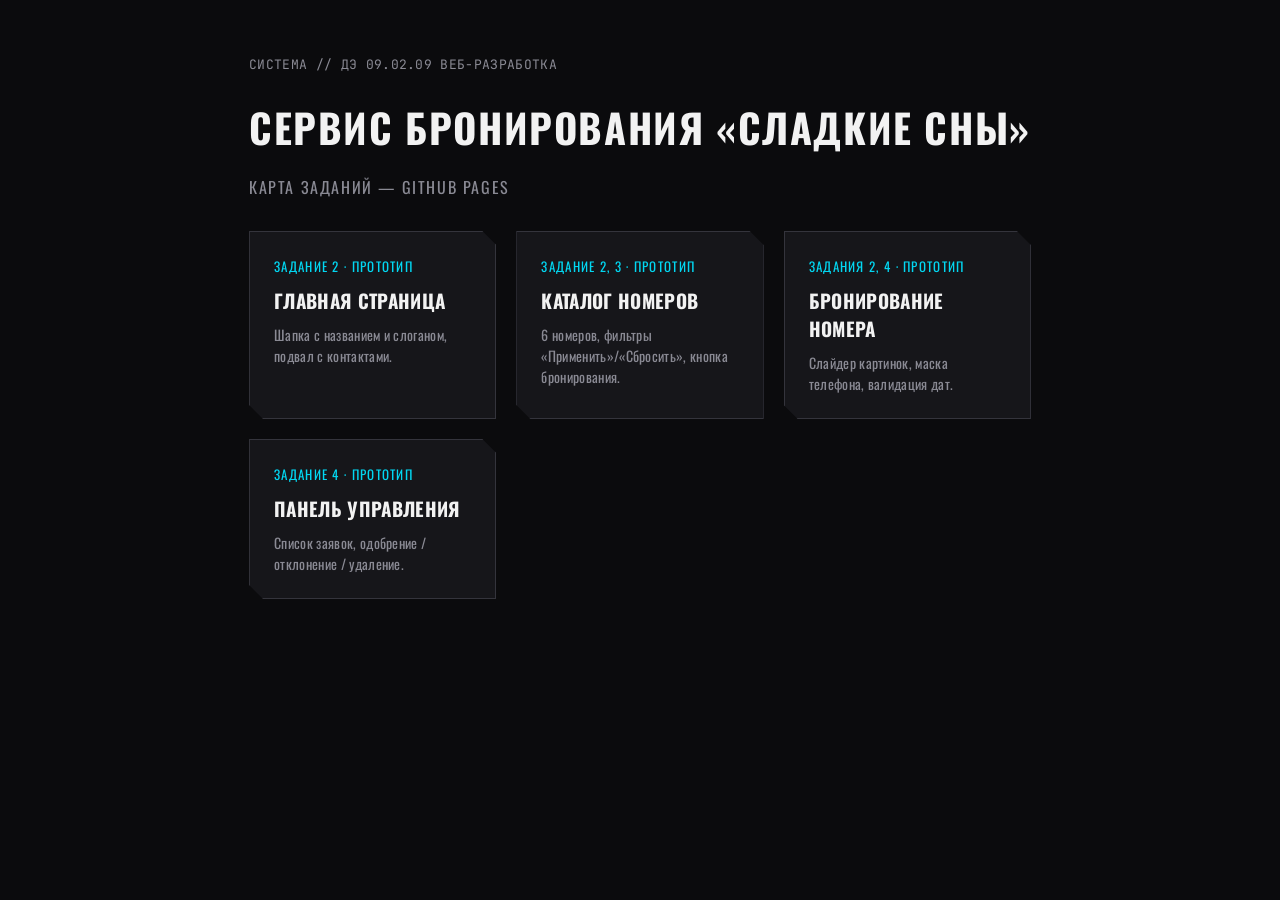
<file: index.html>
<!DOCTYPE html>
<html lang="ru">
<head>
<meta charset="UTF-8">
<meta name="viewport" content="width=device-width, initial-scale=1.0">
<title>ДЭ 09.02.09 — Сервис бронирования «Сладкие сны»</title>
<link rel="stylesheet" href="demo/assets/css/style.css">
<link rel="preconnect" href="https://fonts.googleapis.com">
<link rel="preconnect" href="https://fonts.gstatic.com" crossorigin>
<link href="https://fonts.googleapis.com/css2?family=Oswald:wght@300;400;500;600;700&family=JetBrains+Mono:wght@400;700&display=swap" rel="stylesheet">
<style>
  .lz-wrap { max-width: 980px; margin: 0 auto; padding: 56px 20px 30px; }
  .lz-wrap > h1 { font-size: 40px; }
  .sub { color: var(--muted); font-size: 16px; margin: 18px 0 32px; text-transform: uppercase; letter-spacing: .1em; }
  .cards { display: grid; grid-template-columns: repeat(auto-fit, minmax(230px, 1fr)); gap: 20px; }
  .card {
    background: var(--surface); border: 1px solid var(--border);
    padding: 24px; text-decoration: none; color: var(--text);
    transition: border-color .2s, box-shadow .2s, transform .2s;
    clip-path: polygon(0 0, calc(100% - 14px) 0, 100% 14px, 100% 100%, 14px 100%, 0 calc(100% - 14px));
  }
  .card:hover { border-color: var(--accent); box-shadow: 0 0 18px rgba(252,238,10,.22); transform: translateY(-3px); }
  .card .n { font-size: 13px; color: var(--cyan); text-transform: uppercase; letter-spacing: .1em; }
  .card .t { font-size: 19px; font-weight: 700; margin: 10px 0; color: var(--text); text-transform: uppercase; }
  .card .d { font-size: 14px; color: var(--muted); }
  .code-tag-line { font-family: 'JetBrains Mono', monospace; font-size: 13px; color: var(--muted); margin-bottom: 24px; }
</style>
</head>
<body>
<div class="lz-wrap">
  <div class="code-tag-line">СИСТЕМА // ДЭ 09.02.09 ВЕБ-РАЗРАБОТКА</div>
  <h1 class="glitch" data-text="Сервис бронирования «Сладкие сны»">Сервис бронирования «Сладкие сны»</h1>
  <p class="sub">Карта заданий — GitHub Pages</p>

  <div class="cards">
    <a class="card" href="demo/index.html">
      <div class="n">Задание 2 · Прототип</div>
      <div class="t">Главная страница</div>
      <div class="d">Шапка с названием и слоганом, подвал с контактами.</div>
    </a>
    <a class="card" href="demo/catalog.html">
      <div class="n">Задание 2, 3 · Прототип</div>
      <div class="t">Каталог номеров</div>
      <div class="d">6 номеров, фильтры «Применить»/«Сбросить», кнопка бронирования.</div>
    </a>
    <a class="card" href="demo/booking.html">
      <div class="n">Задания 2, 4 · Прототип</div>
      <div class="t">Бронирование номера</div>
      <div class="d">Слайдер картинок, маска телефона, валидация дат.</div>
    </a>
    <a class="card" href="demo/admin.html">
      <div class="n">Задание 4 · Прототип</div>
      <div class="t">Панель управления</div>
      <div class="d">Список заявок, одобрение / отклонение / удаление.</div>
    </a>
  </div>
</div>
</body>
</html>
</file>
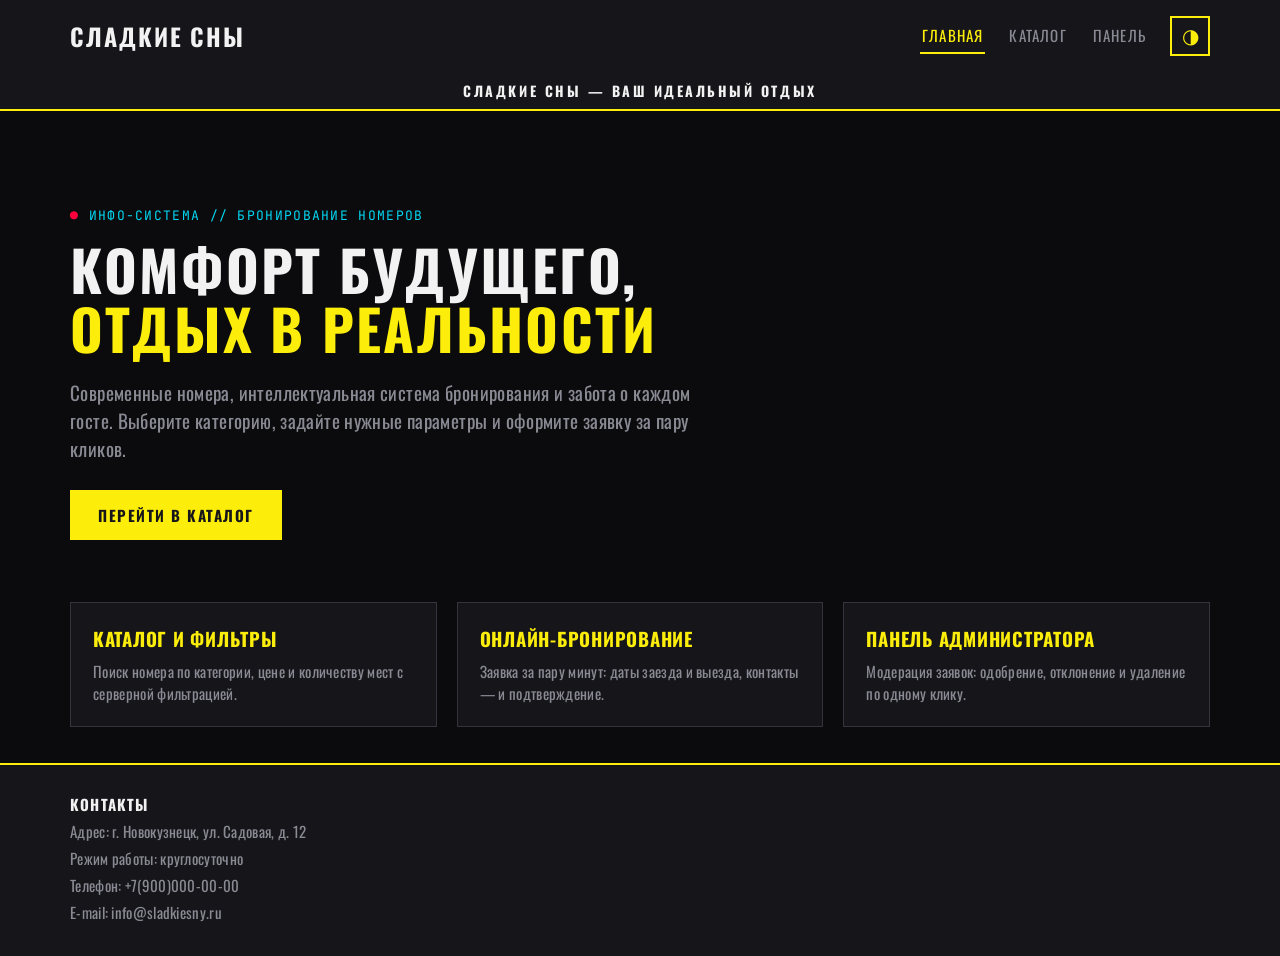
<file: demo/index.html>
<!DOCTYPE html>
<html lang="ru">
<head>
<meta charset="UTF-8">
<meta name="viewport" content="width=device-width, initial-scale=1.0">
<title>Сладкие сны — бронь номера</title>
<link rel="stylesheet" href="assets/css/style.css">
<link rel="preconnect" href="https://fonts.googleapis.com">
<link rel="preconnect" href="https://fonts.gstatic.com" crossorigin>
<link href="https://fonts.googleapis.com/css2?family=Oswald:wght@300;400;500;600;700&family=JetBrains+Mono:wght@400;700&display=swap" rel="stylesheet">
</head>
<body>
<header class="site-header">
  <div class="container header-inner">
    <a href="index.html" class="logo">Сладкие сны</a>
    <nav class="main-nav">
      <a href="index.html" class="active">Главная</a>
      <a href="catalog.html">Каталог</a>
      <a href="admin.html">Панель</a>
      <button type="button" class="theme-toggle" id="themeToggle" title="Сменить тему" aria-label="Сменить тему">
        <span class="icon-moon">&#9681;</span>
        <span class="icon-sun" hidden>&#9728;</span>
      </button>
    </nav>
  </div>
  <div class="slogan">Сладкие сны — ваш идеальный отдых</div>
</header>

<main class="container page">
  <section class="hero">
    <div class="term-meta"><span class="blink">●</span> ИНФО-СИСТЕМА // БРОНИРОВАНИЕ НОМЕРОВ</div>
    <h1 class="glitch" data-text="Комфорт будущего, отдых в реальности">
      Комфорт будущего,<br><span class="accent-line">отдых в реальности</span>
    </h1>
    <p>Современные номера, интеллектуальная система бронирования и забота о каждом госте.
       Выберите категорию, задайте нужные параметры и оформите заявку за пару кликов.</p>
    <a href="catalog.html" class="btn btn-primary">Перейти в каталог</a>
  </section>

  <section class="feature-grid">
    <div class="feature-card">
      <h3>Каталог и фильтры</h3>
      <p>Поиск номера по категории, цене и количеству мест с серверной фильтрацией.</p>
    </div>
    <div class="feature-card">
      <h3>Онлайн-бронирование</h3>
      <p>Заявка за пару минут: даты заезда и выезда, контакты — и подтверждение.</p>
    </div>
    <div class="feature-card">
      <h3>Панель администратора</h3>
      <p>Модерация заявок: одобрение, отклонение и удаление по одному клику.</p>
    </div>
  </section>
</main>

<footer class="site-footer">
  <div class="container footer-inner">
    <div class="contacts">
      <p><strong>Контакты</strong></p>
      <p>Адрес: г. Новокузнецк, ул. Садовая, д. 12</p>
      <p>Режим работы: круглосуточно</p>
      <p>Телефон: +7(900)000-00-00</p>
      <p>E-mail: info@sladkiesny.ru</p>
    </div>
  </div>
</footer>
<script src="assets/js/theme.js"></script>
</body>
</html>
</file>
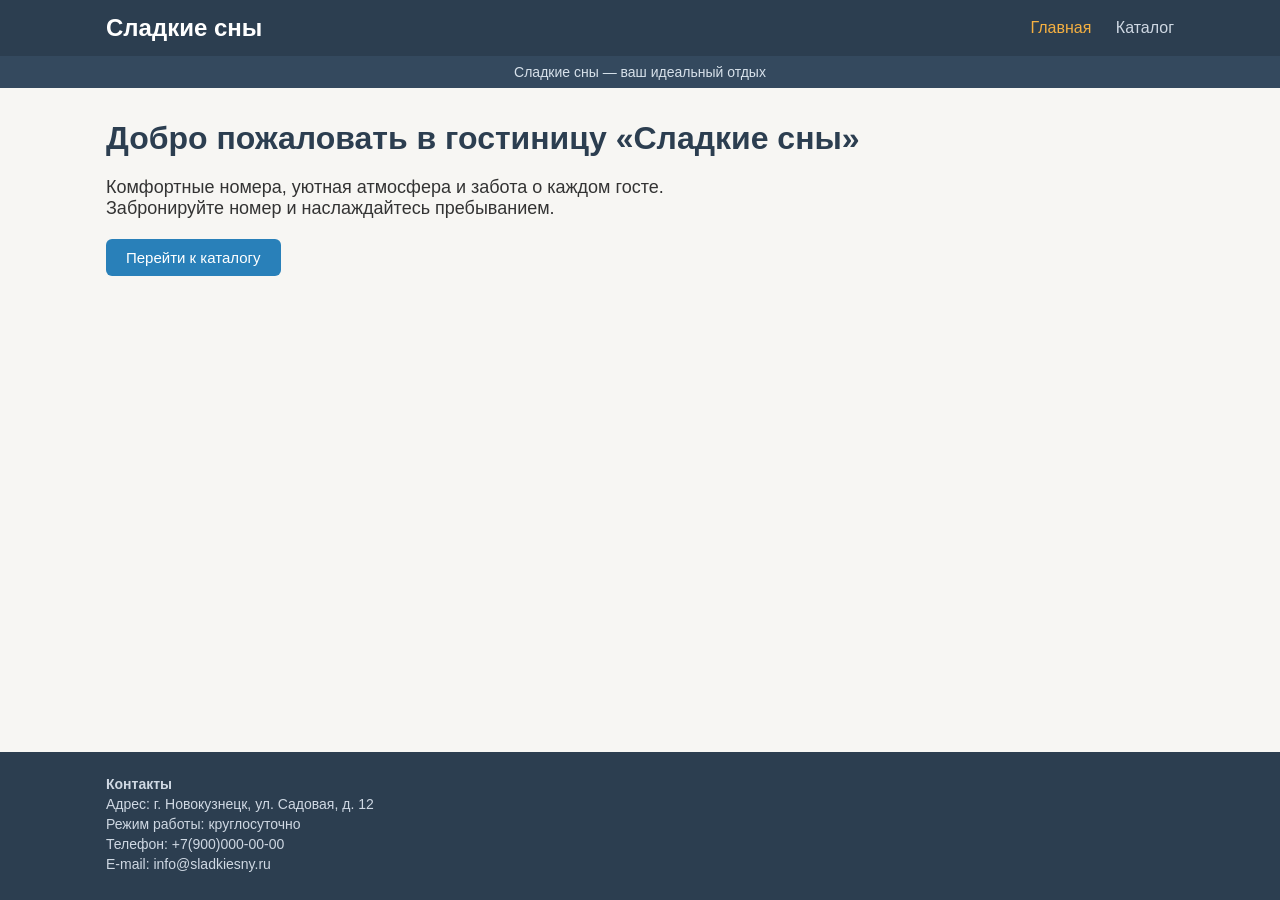
<file: task2_prototypes/index.html>
<!DOCTYPE html>
<html lang="ru">
<head>
<meta charset="UTF-8">
<meta name="viewport" content="width=device-width, initial-scale=1.0">
<title>Сладкие сны — гостиница</title>
<link rel="stylesheet" href="css/style.css">
</head>
<body>
<header class="site-header">
  <div class="container header-inner">
    <a href="index.html" class="logo">Сладкие сны</a>
    <nav class="main-nav">
      <a href="index.html" class="active">Главная</a>
      <a href="catalog.html">Каталог</a>
    </nav>
  </div>
  <div class="slogan">Сладкие сны — ваш идеальный отдых</div>
</header>

<main class="container page">
  <section class="hero">
    <h1>Добро пожаловать в гостиницу «Сладкие сны»</h1>
    <p>Комфортные номера, уютная атмосфера и забота о каждом госте. Забронируйте номер и наслаждайтесь пребыванием.</p>
    <a href="catalog.html" class="btn btn-primary">Перейти к каталогу</a>
  </section>
</main>

<footer class="site-footer">
  <div class="container footer-inner">
    <div class="contacts">
      <p><strong>Контакты</strong></p>
      <p>Адрес: г. Новокузнецк, ул. Садовая, д. 12</p>
      <p>Режим работы: круглосуточно</p>
      <p>Телефон: +7(900)000-00-00</p>
      <p>E-mail: info@sladkiesny.ru</p>
    </div>
  </div>
</footer>
</body>
</html>
</file>
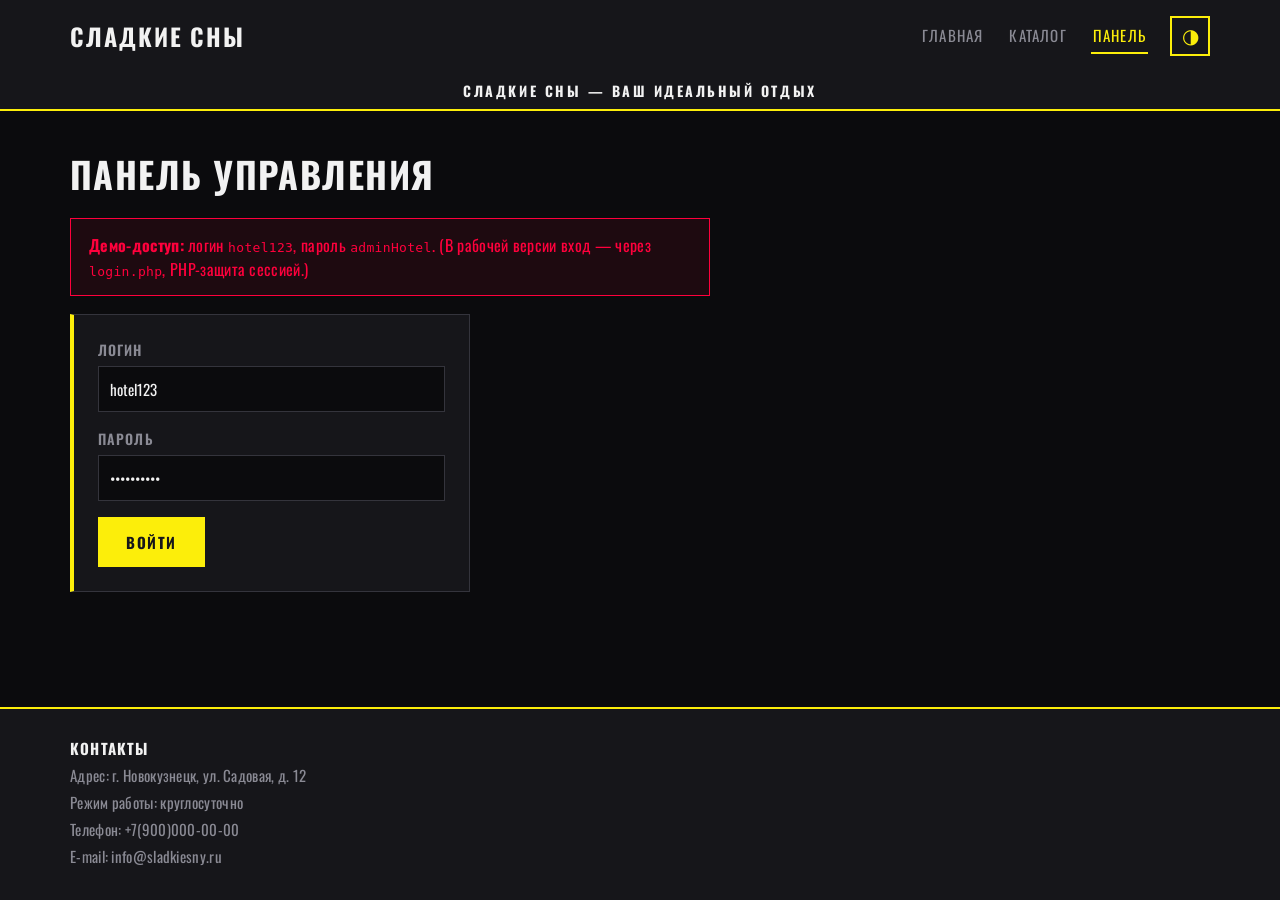
<file: demo/admin.html>
<!DOCTYPE html>
<html lang="ru">
<head>
<meta charset="UTF-8">
<meta name="viewport" content="width=device-width, initial-scale=1.0">
<title>Сладкие сны — Панель управления</title>
<link rel="stylesheet" href="assets/css/style.css">
<link rel="preconnect" href="https://fonts.googleapis.com">
<link rel="preconnect" href="https://fonts.gstatic.com" crossorigin>
<link href="https://fonts.googleapis.com/css2?family=Oswald:wght@300;400;500;600;700&family=JetBrains+Mono:wght@400;700&display=swap" rel="stylesheet">
<style>
  .auth-gate { text-align: center; margin: 30px 0; }
  .auth-gate .btn { margin-top: 20px; }
</style>
</head>
<body>
<header class="site-header">
  <div class="container header-inner">
    <a href="index.html" class="logo">Сладкие сны</a>
    <nav class="main-nav">
      <a href="index.html">Главная</a>
      <a href="catalog.html">Каталог</a>
      <a href="admin.html" class="active">Панель</a>
      <button type="button" class="theme-toggle" id="themeToggle" title="Сменить тему" aria-label="Сменить тему">
        <span class="icon-moon">&#9681;</span>
        <span class="icon-sun" hidden>&#9728;</span>
      </button>
    </nav>
  </div>
  <div class="slogan">Сладкие сны — ваш идеальный отдых</div>
</header>

<main class="container page">
  <h1>Панель управления</h1>
  <div class="alert" id="loginHint" style="max-width:640px;">
    <b>Демо-доступ:</b> логин <code>hotel123</code>, пароль <code>adminHotel</code>.
    (В рабочей версии вход — через <code>login.php</code>, PHP-защита сессией.)
  </div>

  <div id="loginGate">
    <form class="auth-form" id="loginForm" style="max-width:400px;margin-top:16px;">
      <div class="form-field">
        <label for="admLogin">Логин</label>
        <input type="text" id="admLogin" value="hotel123">
      </div>
      <div class="form-field">
        <label for="admPass">Пароль</label>
        <input type="password" id="admPass" value="adminHotel">
      </div>
      <button type="submit" class="btn btn-primary">Войти</button>
    </form>
  </div>

  <div id="adminPanel" hidden>
    <div class="admin-actions">
      <button class="btn btn-danger" id="logoutBtn">Выход</button>
    </div>
    <table class="admin-table" id="adminTable">
      <thead>
        <tr>
          <th>ID</th><th>Номер</th><th>Гость</th>
          <th>Телефон / E-mail</th><th>Период</th><th>Статус</th><th>Действия</th>
        </tr>
      </thead>
      <tbody id="adminBody"></tbody>
    </table>
  </div>

  <p class="empty-state" id="emptyAdmin" hidden>Заявок на бронирование пока нет.</p>
</main>

<footer class="site-footer">
  <div class="container footer-inner">
    <div class="contacts">
      <p><strong>Контакты</strong></p>
      <p>Адрес: г. Новокузнецк, ул. Садовая, д. 12</p>
      <p>Режим работы: круглосуточно</p>
      <p>Телефон: +7(900)000-00-00</p>
      <p>E-mail: info@sladkiesny.ru</p>
    </div>
  </div>
</footer>

<script src="assets/js/theme.js"></script>
<script src="assets/js/admin.js"></script>
</body>
</html>
</file>
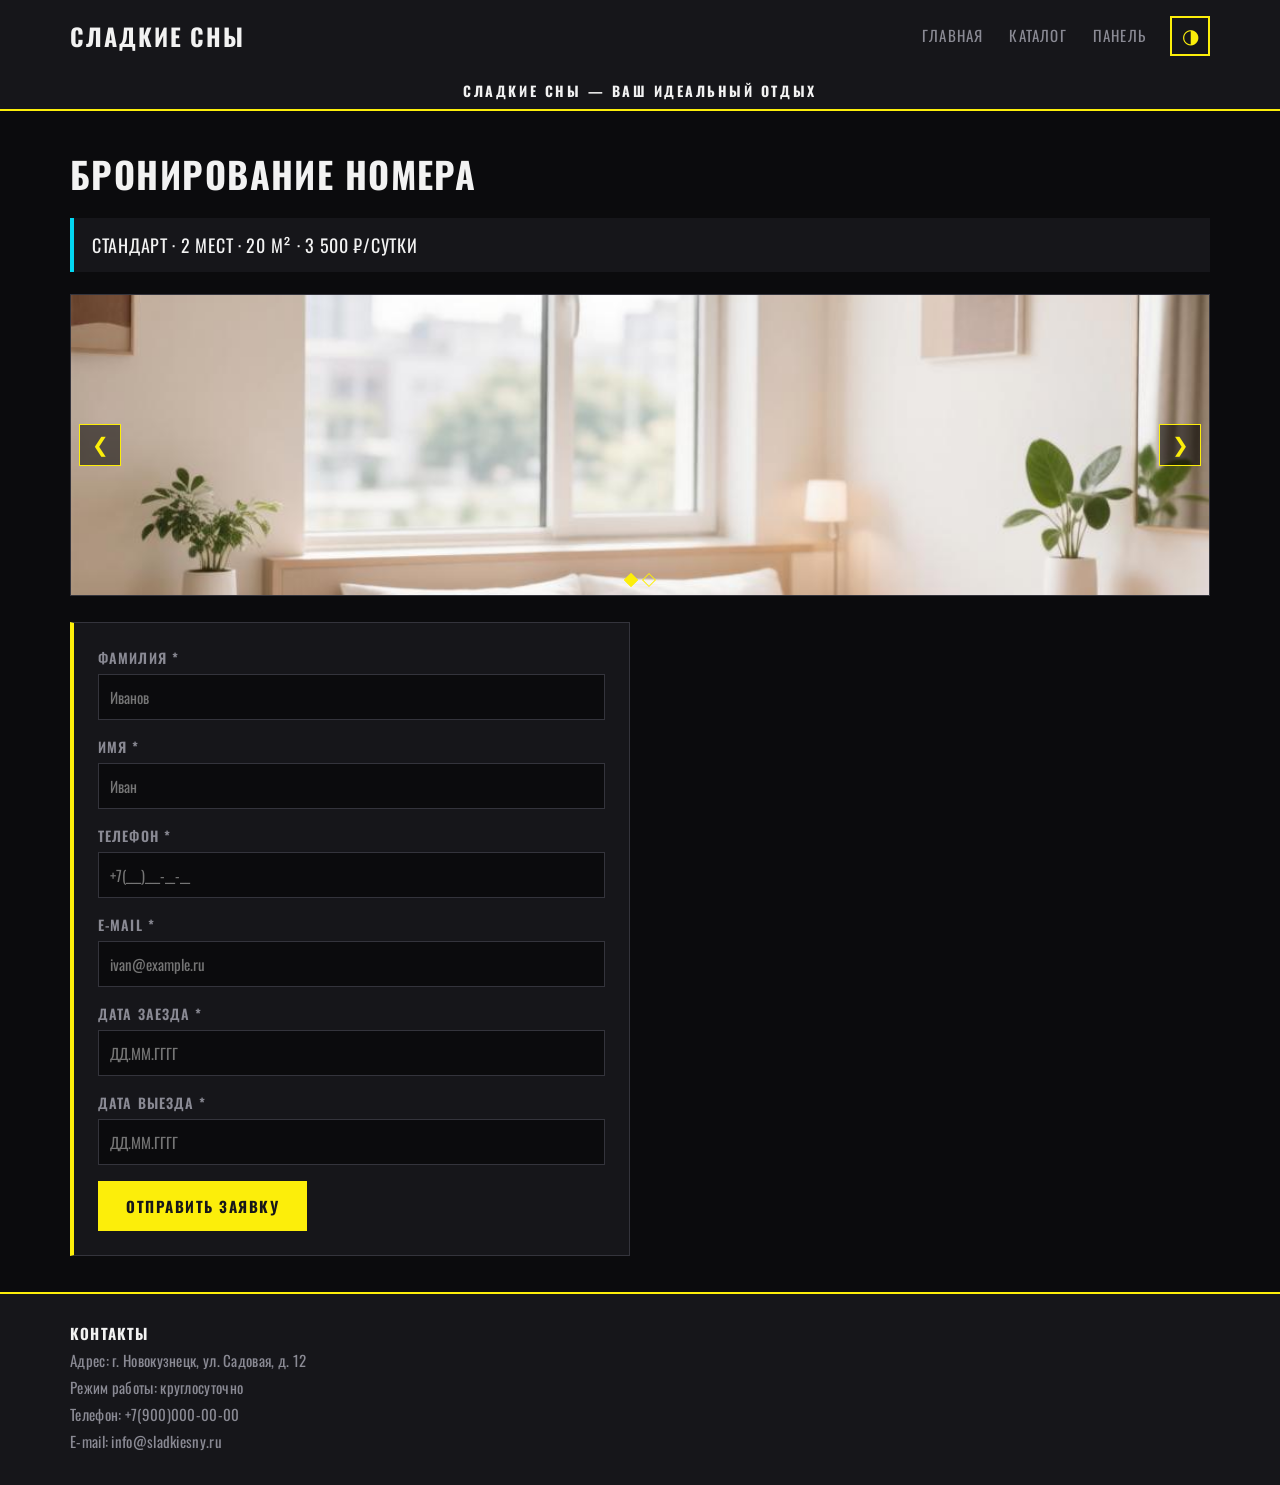
<file: demo/booking.html>
<!DOCTYPE html>
<html lang="ru">
<head>
<meta charset="UTF-8">
<meta name="viewport" content="width=device-width, initial-scale=1.0">
<title>Сладкие сны — Бронирование номера</title>
<link rel="stylesheet" href="assets/css/style.css">
<link rel="preconnect" href="https://fonts.googleapis.com">
<link rel="preconnect" href="https://fonts.gstatic.com" crossorigin>
<link href="https://fonts.googleapis.com/css2?family=Oswald:wght@300;400;500;600;700&family=JetBrains+Mono:wght@400;700&display=swap" rel="stylesheet">
</head>
<body>
<header class="site-header">
  <div class="container header-inner">
    <a href="index.html" class="logo">Сладкие сны</a>
    <nav class="main-nav">
      <a href="index.html">Главная</a>
      <a href="catalog.html">Каталог</a>
      <a href="admin.html">Панель</a>
      <button type="button" class="theme-toggle" id="themeToggle" title="Сменить тему" aria-label="Сменить тему">
        <span class="icon-moon">&#9681;</span>
        <span class="icon-sun" hidden>&#9728;</span>
      </button>
    </nav>
  </div>
  <div class="slogan">Сладкие сны — ваш идеальный отдых</div>
</header>

<main class="container page">
  <h1>Бронирование номера</h1>

  <p class="room-summary" id="roomSummary">Номер</p>

  <!-- Слайдер изображений номера -->
  <div class="gallery" id="gallery">
    <div class="gallery-clip" id="galleryClip"></div>
    <button class="gallery-btn gallery-prev" type="button" id="galPrev" aria-label="Назад">&#10094;</button>
    <button class="gallery-btn gallery-next" type="button" id="galNext" aria-label="Вперёд">&#10095;</button>
    <div class="gallery-dots" id="galDots"></div>
  </div>

  <form class="booking-form" id="bookingForm" novalidate>
    <div class="form-field">
      <label for="lastname">Фамилия *</label>
      <input type="text" id="lastname" name="lastname" placeholder="Иванов">
    </div>

    <div class="form-field">
      <label for="firstname">Имя *</label>
      <input type="text" id="firstname" name="firstname" placeholder="Иван">
    </div>

    <div class="form-field">
      <label for="phone">Телефон *</label>
      <input type="tel" id="phone" name="phone" placeholder="+7(___)___-__-__">
    </div>

    <div class="form-field">
      <label for="email">E-mail *</label>
      <input type="email" id="email" name="email" placeholder="ivan@example.ru">
    </div>

    <div class="form-field">
      <label for="dateIn">Дата заезда *</label>
      <input type="text" id="dateIn" name="date_in" placeholder="ДД.ММ.ГГГГ" autocomplete="off">
    </div>

    <div class="form-field">
      <label for="dateOut">Дата выезда *</label>
      <input type="text" id="dateOut" name="date_out" placeholder="ДД.ММ.ГГГГ" autocomplete="off">
    </div>

    <button type="submit" class="btn btn-primary">Отправить заявку</button>
  </form>

  <p class="success-message" id="success" hidden>Заявка успешно отправлена! Администратор свяжется с вами для подтверждения.</p>
</main>

<footer class="site-footer">
  <div class="container footer-inner">
    <div class="contacts">
      <p><strong>Контакты</strong></p>
      <p>Адрес: г. Новокузнецк, ул. Садовая, д. 12</p>
      <p>Режим работы: круглосуточно</p>
      <p>Телефон: +7(900)000-00-00</p>
<p>E-mail: info@sladkiesny.ru</p>
    </div>
  </div>
</footer>
<script src="assets/js/theme.js"></script>
<script src="assets/js/booking.js"></script>
</body>
</html>
</file>
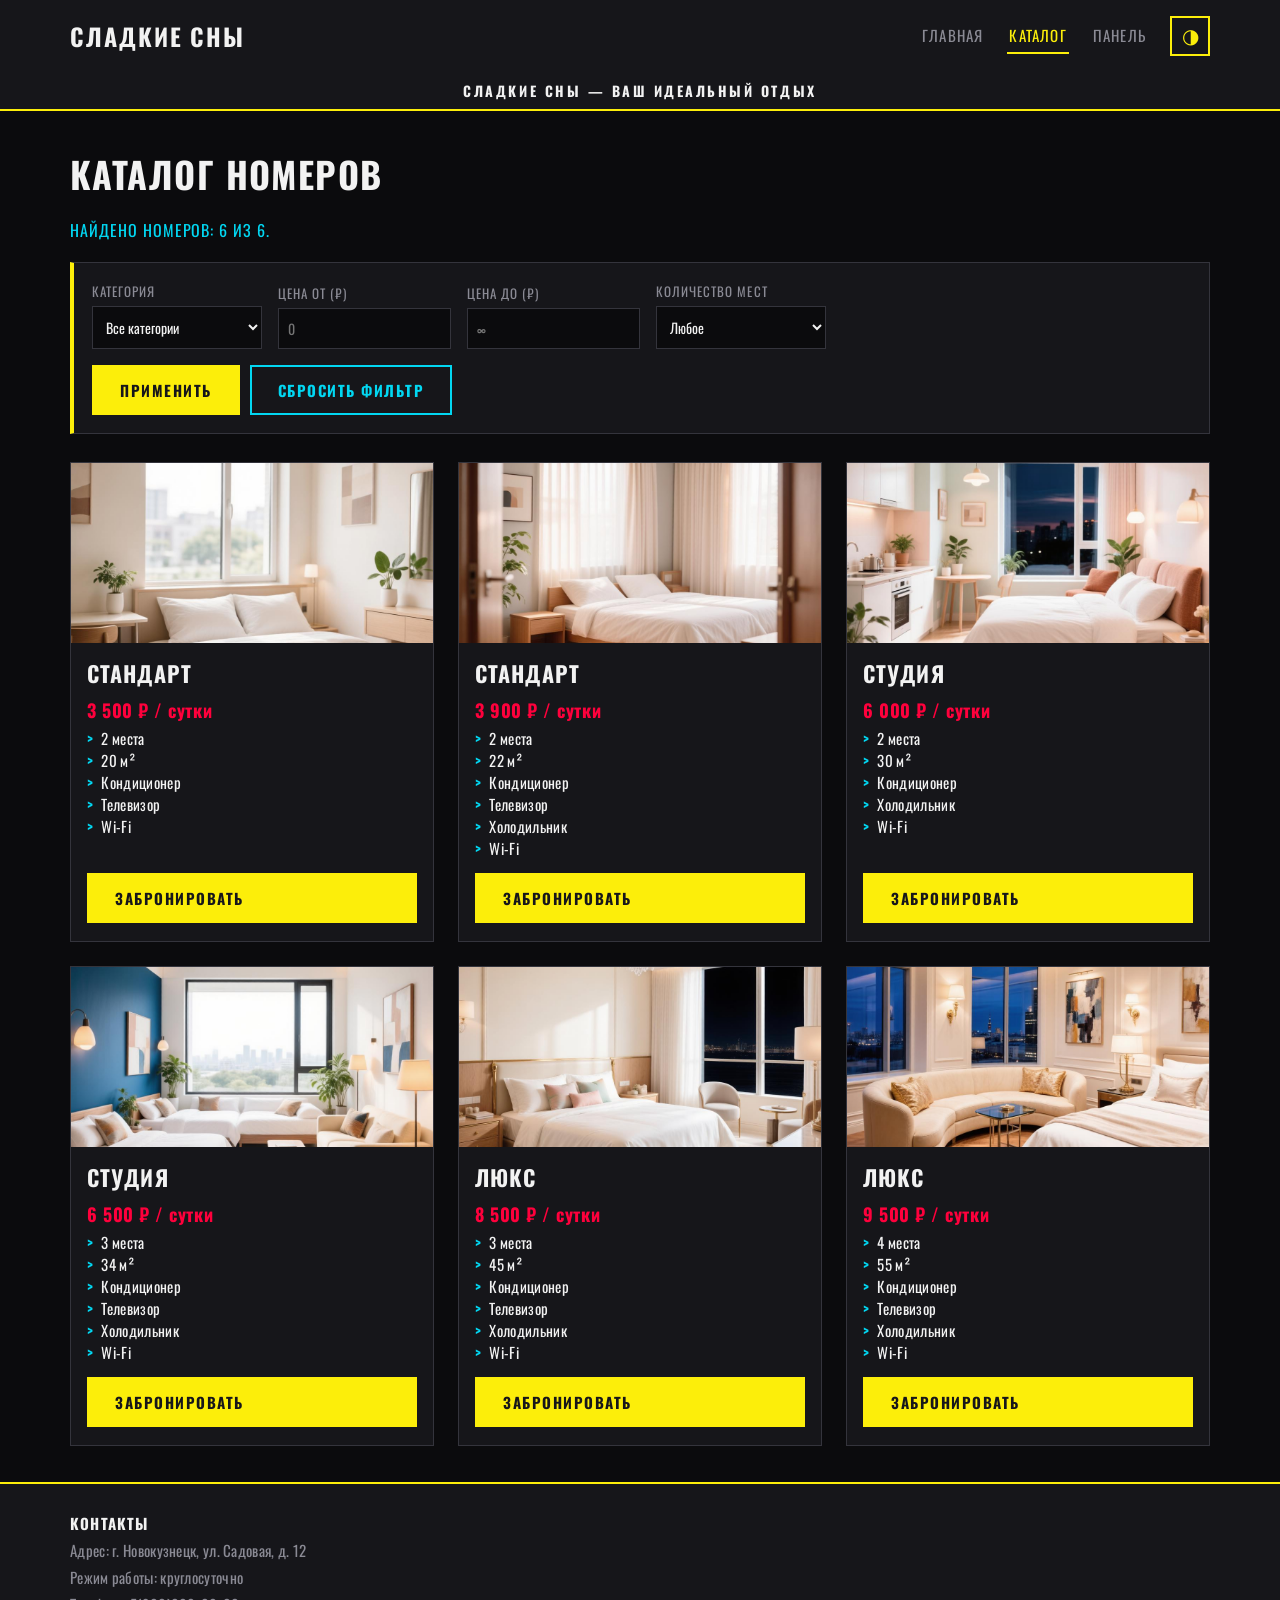
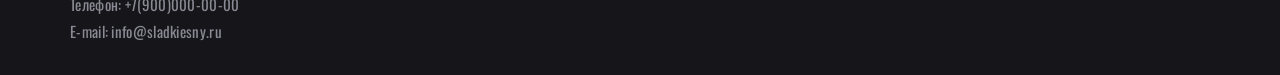
<file: demo/catalog.html>
<!DOCTYPE html>
<html lang="ru">
<head>
<meta charset="UTF-8">
<meta name="viewport" content="width=device-width, initial-scale=1.0">
<title>Сладкие сны — Каталог</title>
<link rel="stylesheet" href="assets/css/style.css">
<link rel="preconnect" href="https://fonts.googleapis.com">
<link rel="preconnect" href="https://fonts.gstatic.com" crossorigin>
<link href="https://fonts.googleapis.com/css2?family=Oswald:wght@300;400;500;600;700&family=JetBrains+Mono:wght@400;700&display=swap" rel="stylesheet">
</head>
<body>
<header class="site-header">
  <div class="container header-inner">
    <a href="index.html" class="logo">Сладкие сны</a>
    <nav class="main-nav">
      <a href="index.html">Главная</a>
      <a href="catalog.html" class="active">Каталог</a>
      <a href="admin.html">Панель</a>
      <button type="button" class="theme-toggle" id="themeToggle" title="Сменить тему" aria-label="Сменить тему">
        <span class="icon-moon">&#9681;</span>
        <span class="icon-sun" hidden>&#9728;</span>
      </button>
    </nav>
  </div>
  <div class="slogan">Сладкие сны — ваш идеальный отдых</div>
</header>

<main class="container page">
  <h1>Каталог номеров</h1>
  <p class="result-count">Найдено номеров: <span id="count">6</span> из 6.</p>

  <form class="filter-form" id="filterForm">
    <div class="filter-group">
      <label for="category">Категория</label>
      <select id="category" name="category">
        <option value="">Все категории</option>
        <option value="Стандарт">Стандарт</option>
        <option value="Студия">Студия</option>
        <option value="Люкс">Люкс</option>
      </select>
    </div>

    <div class="filter-group">
      <label for="price_min">Цена от (₽)</label>
      <input type="number" id="price_min" name="price_min" min="0" placeholder="0">
    </div>

    <div class="filter-group">
      <label for="price_max">Цена до (₽)</label>
      <input type="number" id="price_max" name="price_max" min="0" placeholder="∞">
    </div>

    <div class="filter-group">
      <label for="places">Количество мест</label>
      <select id="places" name="places">
        <option value="">Любое</option>
        <option value="2">2 места</option>
        <option value="3">3 места</option>
        <option value="4">4 места</option>
      </select>
    </div>

    <div class="filter-actions">
      <button type="submit" class="btn btn-primary">Применить</button>
      <button type="button" class="btn btn-secondary" id="resetBtn">Сбросить фильтр</button>
    </div>
  </form>

  <div class="room-grid" id="roomGrid"></div>
  <p class="empty-state" id="empty" hidden>По заданным условиям номера не найдены.</p>
</main>

<footer class="site-footer">
  <div class="container footer-inner">
    <div class="contacts">
      <p><strong>Контакты</strong></p>
      <p>Адрес: г. Новокузнецк, ул. Садовая, д. 12</p>
      <p>Режим работы: круглосуточно</p>
      <p>Телефон: +7(900)000-00-00</p>
<p>E-mail: info@sladkiesny.ru</p>
    </div>
  </div>
</footer>
<script src="assets/js/theme.js"></script>
<script src="assets/js/catalog.js"></script>
</body>
</html>
</file>
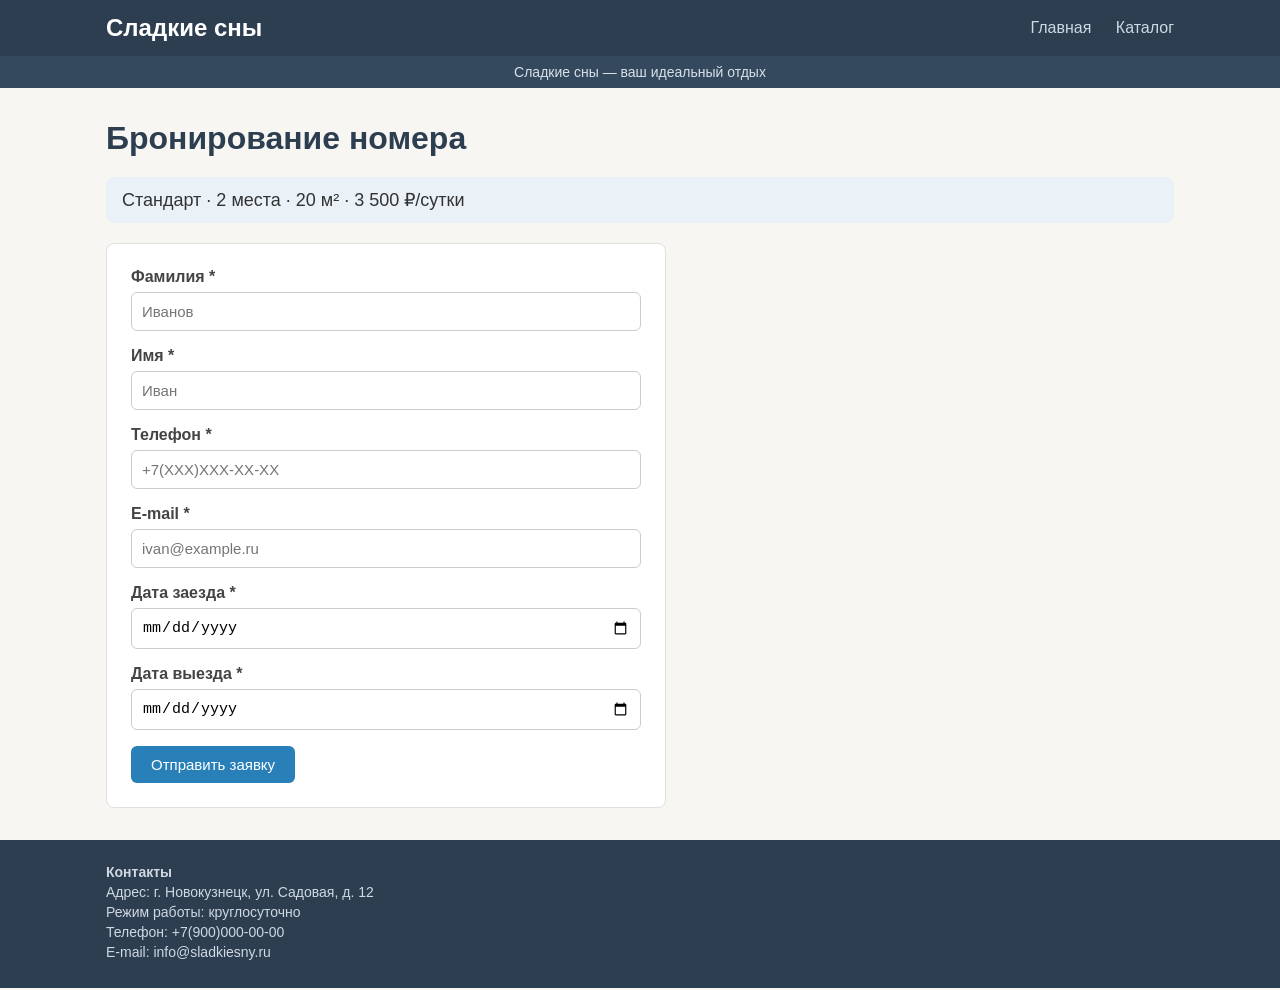
<file: task2_prototypes/booking.html>
<!DOCTYPE html>
<html lang="ru">
<head>
<meta charset="UTF-8">
<meta name="viewport" content="width=device-width, initial-scale=1.0">
<title>Сладкие сны — Бронирование номера</title>
<link rel="stylesheet" href="css/style.css">
</head>
<body>
<header class="site-header">
  <div class="container header-inner">
    <a href="index.html" class="logo">Сладкие сны</a>
    <nav class="main-nav">
      <a href="index.html">Главная</a>
      <a href="catalog.html">Каталог</a>
    </nav>
  </div>
  <div class="slogan">Сладкие сны — ваш идеальный отдых</div>
</header>

<main class="container page">
  <h1>Бронирование номера</h1>

  <p class="room-summary">Стандарт · 2 места · 20 м² · 3 500 ₽/сутки</p>

  <form class="booking-form" method="post" action="booking.html" novalidate>
    <div class="form-field">
      <label for="lastname">Фамилия *</label>
      <input type="text" id="lastname" name="lastname" placeholder="Иванов" required>
    </div>

    <div class="form-field">
      <label for="firstname">Имя *</label>
      <input type="text" id="firstname" name="firstname" placeholder="Иван" required>
    </div>

    <div class="form-field">
      <label for="phone">Телефон *</label>
      <input type="tel" id="phone" name="phone" placeholder="+7(XXX)XXX-XX-XX" required>
    </div>

    <div class="form-field">
      <label for="email">E-mail *</label>
      <input type="email" id="email" name="email" placeholder="ivan@example.ru" required>
    </div>

    <div class="form-field">
      <label for="dateIn">Дата заезда *</label>
      <input type="date" id="dateIn" name="date_in" required>
    </div>

    <div class="form-field">
      <label for="dateOut">Дата выезда *</label>
      <input type="date" id="dateOut" name="date_out" required>
    </div>

    <button type="submit" class="btn btn-primary">Отправить заявку</button>
  </form>

  <p class="success-message" id="success" hidden>Заявка успешно отправлена!</p>
</main>

<footer class="site-footer">
  <div class="container footer-inner">
    <div class="contacts">
      <p><strong>Контакты</strong></p>
      <p>Адрес: г. Новокузнецк, ул. Садовая, д. 12</p>
      <p>Режим работы: круглосуточно</p>
      <p>Телефон: +7(900)000-00-00</p>
      <p>E-mail: info@sladkiesny.ru</p>
    </div>
  </div>
</footer>

<script src="js/validate.js"></script>
</body>
</html>
</file>
<file: demo/assets/css/style.css>
/* ============================================================
   «Сладкие сны» — адаптивный CSS с переключением тем
   theme-neon  (по умолчанию): тёмный киберпанк с эффектами
   theme-light:              светлый чистый, без эффектов
   ============================================================ */

:root {
  --bg: #0b0b0d;
  --surface: #16161a;
  --elevated: #1e1e24;
  --text: #f2f2f2;
  --muted: #8a8a94;
  --accent: #fcee0a;
  --cyan: #02d7f2;
  --crimson: #ff003c;
  --success: #39ff88;
  --border: #34343c;
  --font-ui: 'Oswald', 'Segoe UI', system-ui, sans-serif;
  --font-mono: 'JetBrains Mono', 'Consolas', monospace;
}

html.theme-light {
  --bg: #f5f6f8;
  --surface: #ffffff;
  --elevated: #f0f1f4;
  --text: #1c1e26;
  --muted: #6b7280;
  --accent: #2563eb;
  --cyan: #0891b2;
  --crimson: #dc2626;
  --success: #16a34a;
  --border: #e2e5ea;
}

* {
  margin: 0;
  padding: 0;
  box-sizing: border-box;
}

body {
  font-family: var(--font-ui);
  font-weight: 400;
  color: var(--text);
  background: var(--bg);
  letter-spacing: .02em;
  display: flex;
  flex-direction: column;
  min-height: 100vh;
  transition: background .3s, color .3s;
}

html.theme-neon body {
  background-image:
    radial-gradient(circle at 15% 0%, rgba(2, 215, 242, 0.08), transparent 40%),
    radial-gradient(circle at 85% 100%, rgba(252, 238, 10, 0.06), transparent 45%),
    linear-gradient(rgba(255,255,255,0.015) 1px, transparent 1px),
    linear-gradient(90deg, rgba(255,255,255,0.015) 1px, transparent 1px);
  background-size: auto, auto, 44px 44px, 44px 44px;
}

.container {
  width: 100%;
  max-width: 1180px;
  margin: 0 auto;
  padding: 0 20px;
}

/* ===== Шапка ===== */
.site-header {
  background: var(--surface);
  border-bottom: 2px solid var(--accent);
  position: sticky;
  top: 0;
  z-index: 50;
}

html.theme-neon .site-header {
  background: rgba(11, 11, 13, 0.92);
  backdrop-filter: blur(6px);
}

.header-inner {
  display: flex;
  align-items: center;
  justify-content: space-between;
  gap: 12px;
  padding: 16px 20px;
  flex-wrap: wrap;
}

.logo {
  font-size: 24px;
  font-weight: 700;
  color: var(--text);
  text-decoration: none;
  text-transform: uppercase;
  letter-spacing: .08em;
  position: relative;
}

html.theme-neon .logo::after {
  content: '';
  position: absolute;
  left: 0;
  bottom: -4px;
  width: 100%;
  height: 3px;
  background: var(--accent);
  box-shadow: 0 0 8px var(--accent);
}

.main-nav {
  display: flex;
  align-items: center;
  flex-wrap: wrap;
  gap: 4px;
}

.main-nav a {
  color: var(--muted);
  text-decoration: none;
  margin-left: 18px;
  font-size: 15px;
  text-transform: uppercase;
  letter-spacing: .08em;
  padding: 6px 2px;
  border-bottom: 2px solid transparent;
  transition: color .2s, border-color .2s;
}

.main-nav a:hover {
  color: var(--cyan);
}

.main-nav a.active {
  color: var(--accent);
  border-bottom-color: var(--accent);
}

/* Переключатель темы */
.theme-toggle {
  background: var(--surface);
  color: var(--accent);
  border: 2px solid var(--accent);
  width: 40px;
  height: 40px;
  margin-left: 18px;
  font-size: 20px;
  line-height: 1;
  cursor: pointer;
  display: inline-flex;
  align-items: center;
  justify-content: center;
  transition: background .2s, color .2s, box-shadow .2s;
}

.theme-toggle:hover {
  background: var(--accent);
  color: var(--bg);
}

html.theme-neon .theme-toggle {
  clip-path: polygon(8px 0, 100% 0, 100% calc(100% - 8px), calc(100% - 8px) 100%, 0 100%, 0 8px);
}

.theme-toggle[hidden] {
  display: none;
}

.slogan {
  text-align: center;
  padding: 8px;
  font-size: 14px;
  font-weight: 700;
  text-transform: uppercase;
  letter-spacing: .18em;
}

html.theme-neon .slogan {
  background: linear-gradient(90deg, var(--accent), #ffd60a);
  color: #0b0b0d;
}

html.theme-light .slogan {
  background: var(--accent);
  color: #fff;
  letter-spacing: .08em;
}

/* ===== Основное ===== */
.page {
  flex: 1;
  width: 100%;
  max-width: 1180px;
  margin: 0 auto;
  padding: 36px 20px;
}

h1, h2, h3 {
  text-transform: uppercase;
  letter-spacing: .04em;
}

h1 {
  font-size: 36px;
  color: var(--text);
  margin-bottom: 18px;
  position: relative;
}

html.theme-neon h1::after {
  content: '';
  display: block;
  width: 90px;
  height: 4px;
  background: linear-gradient(90deg, var(--accent), var(--crimson));
  margin-top: 8px;
}

html.theme-light h1 {
  border-left: 5px solid var(--accent);
  padding-left: 14px;
}

/* ===== Кнопки ===== */
.btn {
  display: inline-block;
  padding: 12px 26px;
  border: 2px solid var(--accent);
  border-radius: 0;
  background: transparent;
  color: var(--accent);
  cursor: pointer;
  text-decoration: none;
  text-transform: uppercase;
  letter-spacing: .1em;
  font-weight: 700;
  font-family: inherit;
  font-size: 15px;
  transition: background .2s, color .2s, box-shadow .2s;
}

.btn:hover {
  background: var(--accent);
  color: var(--bg);
  box-shadow: 0 0 10px var(--accent), 0 0 28px var(--accent);
}

.btn-primary {
  background: var(--accent);
  color: #16161a;
}

html.theme-light .btn-primary {
  color: #fff;
}

.btn-secondary {
  border-color: var(--cyan);
  color: var(--cyan);
}

.btn-secondary:hover {
  background: var(--cyan);
  color: #0b0b0d;
  box-shadow: 0 0 10px var(--cyan), 0 0 26px var(--cyan);
}

.btn-danger {
  border-color: var(--crimson);
  color: var(--crimson);
}

.btn-danger:hover {
  background: var(--crimson);
  color: #fff;
}

.btn-success {
  border-color: var(--success);
  color: var(--success);
}

.btn-success:hover {
  background: var(--success);
  color: #0b0b0d;
}

.btn-sm {
  padding: 6px 14px;
  font-size: 13px;
}

html.theme-neon .btn {
  clip-path: polygon(12px 0, 100% 0, 100% calc(100% - 12px), calc(100% - 12px) 100%, 0 100%, 0 12px);
}

html.theme-light .btn {
  border-radius: 8px;
}

/* ===== Счётчик результатов ===== */
.result-count {
  margin-bottom: 20px;
  color: var(--cyan);
  font-size: 16px;
  text-transform: uppercase;
  letter-spacing: .06em;
}

/* ===== Каталог: фильтры ===== */
.filter-form {
  background: var(--surface);
  border: 1px solid var(--border);
  border-left: 4px solid var(--accent);
  padding: 18px;
  margin-bottom: 28px;
  display: flex;
  flex-wrap: wrap;
  gap: 16px;
  align-items: flex-end;
}

html.theme-neon .filter-form {
  clip-path: polygon(0 0, 100% 0, 100% calc(100% - 14px), calc(100% - 14px) 100%, 0 100%);
}

html.theme-light .filter-form {
  border-radius: 10px;
  box-shadow: 0 1px 3px rgba(0,0,0,.05);
}

.filter-group label {
  display: block;
  font-size: 13px;
  color: var(--muted);
  margin-bottom: 5px;
  text-transform: uppercase;
  letter-spacing: .08em;
}

.filter-group select,
.filter-group input {
  padding: 9px;
  background: var(--bg);
  color: var(--text);
  border: 1px solid var(--border);
  border-radius: 0;
  min-width: 170px;
  font-size: 14px;
  font-family: inherit;
  transition: border-color .2s;
}

html.theme-light .filter-group select,
html.theme-light .filter-group input {
  border-radius: 6px;
}

.filter-group select:focus,
.filter-group input:focus {
  outline: none;
  border-color: var(--cyan);
}

.filter-actions {
  display: flex;
  gap: 10px;
}

/* ===== Сетка номеров ===== */
.room-grid {
  display: grid;
  grid-template-columns: repeat(auto-fill, minmax(280px, 1fr));
  gap: 24px;
}

.room-card {
  background: var(--surface);
  border: 1px solid var(--border);
  overflow: hidden;
  display: flex;
  flex-direction: column;
  transition: border-color .25s, box-shadow .25s, transform .25s;
}

.room-card:hover {
  border-color: var(--accent);
  transform: translateY(-3px);
}

html.theme-neon .room-card {
  clip-path: polygon(0 0, 100% 0, 100% calc(100% - 16px), calc(100% - 16px) 100%, 0 100%);
}

html.theme-neon .room-card:hover {
  box-shadow: 0 0 18px rgba(252, 238, 10, 0.25), 0 0 40px rgba(252, 238, 10, 0.1);
}

html.theme-light .room-card {
  border-radius: 12px;
  box-shadow: 0 1px 4px rgba(0,0,0,.06);
}

.room-card img {
  width: 100%;
  height: 180px;
  object-fit: cover;
  background: #232330;
}

.room-card h2 {
  font-size: 22px;
  padding: 14px 16px 4px;
  color: var(--text);
  letter-spacing: .05em;
}

.price {
  padding: 4px 16px;
  font-weight: 700;
  color: var(--crimson);
  font-size: 18px;
  letter-spacing: .03em;
}

html.theme-light .price {
  color: var(--accent);
}

.features {
  padding: 0 16px 14px;
  list-style: none;
  flex: 1;
  font-size: 15px;
}

.features li::before {
  content: '>';
  color: var(--cyan);
  margin-right: 8px;
  font-weight: 700;
}

html.theme-light .features li::before {
  content: '•';
}

.room-card .btn {
  margin: 0 16px 18px;
}

.empty-state {
  color: var(--muted);
  font-size: 16px;
  text-transform: uppercase;
  letter-spacing: .05em;
}

/* ===== Hero (главная) ===== */
.hero {
  position: relative;
  padding: 60px 0 26px;
}

.hero h1 {
  font-size: 56px;
  line-height: 1.05;
  color: var(--text);
  max-width: 860px;
}

.hero h1 .accent-line {
  color: var(--accent);
}

html.theme-neon .hero h1 .accent-line {
  text-shadow: 0 0 14px var(--accent), 0 0 44px rgba(252, 238, 10, 0.4);
}

.hero p {
  font-size: 19px;
  max-width: 640px;
  margin: 20px 0 28px;
  color: var(--muted);
  letter-spacing: .02em;
}

.hero .term-meta {
  font-family: var(--font-mono);
  color: var(--cyan);
  font-size: 13px;
  text-transform: uppercase;
  letter-spacing: .1em;
  margin-bottom: 16px;
}

.hero .term-meta .blink {
  color: var(--crimson);
  animation: blink 1.1s step-start infinite;
}

@keyframes blink {
  0%, 100% { opacity: 1; }
  50% { opacity: 0; }
}

/* ===== Глитч-заголовок (только neon) ===== */
html.theme-neon .glitch {
  position: relative;
  display: inline-block;
}

html.theme-neon .glitch::before,
html.theme-neon .glitch::after {
  content: attr(data-text);
  position: absolute;
  inset: 0;
  overflow: hidden;
  clip-path: inset(0 0 100% 0);
}

html.theme-neon .glitch::before {
  color: var(--cyan);
  animation: glitch-a 3.2s infinite;
}

html.theme-neon .glitch::after {
  color: var(--crimson);
  animation: glitch-b 3.2s infinite;
}

@keyframes glitch-a {
  0%, 90%, 100% { transform: translate(0, 0); clip-path: inset(0 0 100% 0); }
  92% { transform: translate(-2px, 0); clip-path: inset(0 0 55% 0); }
  95% { transform: translate(2px, 0); clip-path: inset(0 0 25% 0); }
  97% { transform: translate(-1px, 0); clip-path: inset(0 0 70% 0); }
}

@keyframes glitch-b {
  0%, 90%, 100% { transform: translate(0, 0); clip-path: inset(0 0 100% 0); }
  92% { transform: translate(2px, 1px); clip-path: inset(0 0 30% 0); }
  95% { transform: translate(-2px, -1px); clip-path: inset(0 0 60% 0); }
  97% { transform: translate(1px, 0); clip-path: inset(0 0 10% 0); }
}

/* ===== Карточки возможностей (главная) ===== */
.feature-grid {
  display: grid;
  grid-template-columns: repeat(auto-fit, minmax(240px, 1fr));
  gap: 20px;
  margin: 36px 0 0;
}

.feature-card {
  background: var(--surface);
  border: 1px solid var(--border);
  padding: 22px;
  position: relative;
  transition: border-color .2s, box-shadow .2s;
}

.feature-card:hover {
  border-color: var(--cyan);
}

html.theme-neon .feature-card {
  clip-path: polygon(0 0, calc(100% - 14px) 0, 100% 14px, 100% 100%, 14px 100%, 0 calc(100% - 14px));
}

html.theme-neon .feature-card:hover {
  box-shadow: 0 0 16px rgba(2, 215, 242, 0.2);
}

html.theme-light .feature-card {
  border-radius: 12px;
}

.feature-card h3 {
  color: var(--accent);
  margin-bottom: 8px;
}

.feature-card p {
  color: var(--muted);
  font-size: 15px;
}

/* ===== Слайдер (бронирование) ===== */
.gallery {
  position: relative;
  margin-bottom: 26px;
  border: 1px solid var(--border);
  overflow: hidden;
}

html.theme-light .gallery {
  border-radius: 12px;
}

html.theme-neon .gallery {
  clip-path: polygon(0 0, calc(100% - 16px) 0, 100% 16px, 100% 100%, 0 100%);
}

.gallery-clip {
  position: relative;
  height: 300px;
  overflow: hidden;
}

.gallery-slide {
  position: absolute;
  inset: 0;
  opacity: 0;
  transition: opacity .6s ease;
}

.gallery-slide.active {
  opacity: 1;
}

.gallery-slide img {
  width: 100%;
  height: 100%;
  object-fit: cover;
  background: #232330;
}

.gallery-btn {
  position: absolute;
  top: 50%;
  transform: translateY(-50%);
  background: rgba(0,0,0,.55);
  color: var(--accent);
  border: 1px solid var(--accent);
  width: 42px;
  height: 42px;
  font-size: 20px;
  cursor: pointer;
  z-index: 5;
  transition: background .2s;
}

.gallery-btn:hover {
  background: var(--accent);
  color: #0b0b0d;
}

.gallery-prev { left: 8px; }
.gallery-next { right: 8px; }

.gallery-dots {
  position: absolute;
  bottom: 10px;
  left: 0;
  right: 0;
  display: flex;
  justify-content: center;
  gap: 8px;
  z-index: 5;
}

.gallery-dot {
  width: 10px;
  height: 10px;
  border: 1px solid var(--accent);
  background: transparent;
  cursor: pointer;
  padding: 0;
  transform: rotate(45deg);
  transition: background .2s;
}

html.theme-light .gallery-dot {
  transform: none;
  border-radius: 50%;
}

.gallery-dot.active {
  background: var(--accent);
}

/* ===== Бронирование ===== */
.room-summary {
  font-size: 18px;
  background: var(--surface);
  border-left: 4px solid var(--cyan);
  padding: 14px 18px;
  margin-bottom: 22px;
  text-transform: uppercase;
  letter-spacing: .04em;
}

html.theme-light .room-summary {
  border-radius: 8px;
}

html.theme-neon .room-summary {
  clip-path: polygon(0 0, 100% 0, 100% calc(100% - 10px), calc(100% - 10px) 100%, 0 100%);
}

.booking-form {
  background: var(--surface);
  border: 1px solid var(--border);
  border-left: 4px solid var(--accent);
  padding: 24px;
  max-width: 560px;
}

html.theme-light .booking-form {
  border-radius: 12px;
  box-shadow: 0 1px 4px rgba(0,0,0,.05);
}

html.theme-neon .booking-form {
  clip-path: polygon(0 0, calc(100% - 14px) 0, 100% 14px, 100% 100%, 0 100%);
}

.form-field {
  margin-bottom: 16px;
}

.form-field label {
  display: block;
  margin-bottom: 6px;
  font-weight: 600;
  color: var(--muted);
  text-transform: uppercase;
  letter-spacing: .08em;
  font-size: 14px;
}

.form-field input {
  width: 100%;
  padding: 11px;
  background: var(--bg);
  color: var(--text);
  border: 1px solid var(--border);
  border-radius: 0;
  font-size: 15px;
  font-family: inherit;
  transition: border-color .2s, box-shadow .2s;
}

html.theme-light .form-field input {
  border-radius: 6px;
}

.form-field input:focus {
  outline: none;
  border-color: var(--cyan);
  box-shadow: 0 0 8px rgba(2, 215, 242, 0.25);
}

.form-field input.invalid {
  border-color: var(--crimson);
}

.error-text {
  color: var(--crimson);
  font-size: 13px;
  margin-top: 4px;
}

.alert,
.alert-error {
  padding: 14px 18px;
  margin-bottom: 18px;
  max-width: 600px;
  border: 1px solid var(--crimson);
  color: var(--crimson);
  background: rgba(255, 0, 60, 0.08);
}

.success-message {
  background: rgba(57, 255, 136, 0.1);
  color: var(--success);
  border: 1px solid var(--success);
  padding: 14px 18px;
  margin-bottom: 18px;
  max-width: 600px;
  font-weight: 600;
}

html.theme-light .success-message {
  background: #e9f9ef;
}

.hint {
  color: var(--muted);
  font-size: 13px;
  margin: -6px 0 14px;
}

/* ===== Авторизация ===== */
.auth-wrap {
  max-width: 460px;
}

.auth-form {
  background: var(--surface);
  border: 1px solid var(--border);
  border-left: 4px solid var(--accent);
  padding: 24px;
  max-width: 420px;
  margin-top: 16px;
}

html.theme-light .auth-form {
  border-radius: 12px;
  box-shadow: 0 1px 4px rgba(0,0,0,.05);
}

.auth-form .form-field input {
  width: 100%;
}

/* ===== Панель администратора ===== */
.admin-actions {
  margin: 0 0 20px;
  display: flex;
  gap: 10px;
}

.admin-table {
  width: 100%;
  border-collapse: collapse;
  background: var(--surface);
  border: 1px solid var(--border);
}

html.theme-light .admin-table {
  border-radius: 12px;
  overflow: hidden;
}

.admin-table th,
.admin-table td {
  padding: 12px 14px;
  border-bottom: 1px solid var(--border);
  text-align: left;
  font-size: 14px;
  vertical-align: top;
}

.admin-table th {
  background: var(--bg);
  color: var(--accent);
  font-weight: 700;
  text-transform: uppercase;
  letter-spacing: .06em;
}

.admin-table tr:last-child td {
  border-bottom: none;
}

.admin-table tr:hover td {
  background: rgba(2, 215, 242, 0.04);
}

.admin-table small {
  color: var(--muted);
}

.status {
  display: inline-block;
  padding: 3px 12px;
  font-size: 13px;
  font-weight: 700;
  text-transform: uppercase;
  letter-spacing: .04em;
  border: 1px solid;
}

html.theme-light .status {
  border-radius: 12px;
}

.status-новая {
  color: var(--accent);
  border-color: var(--accent);
}

.status-одобрена {
  color: var(--success);
  border-color: var(--success);
}

.status-отклонена {
  color: var(--crimson);
  border-color: var(--crimson);
}

.actions { white-space: nowrap; }
.inline-form { display: inline; }
.actions .inline-form { display: inline-block; margin-right: 4px; }

/* ===== Подвал ===== */
.site-footer {
  background: var(--surface);
  border-top: 2px solid var(--accent);
  padding: 28px 0;
  margin-top: auto;
  position: relative;
}

html.theme-neon .site-footer::before {
  content: '';
  position: absolute;
  top: -2px;
  left: 0;
  height: 2px;
  background: linear-gradient(90deg, var(--accent), var(--cyan), var(--crimson));
  filter: blur(1px);
}

.footer-inner .contacts p {
  margin-bottom: 5px;
  font-size: 15px;
  color: var(--muted);
  letter-spacing: .02em;
}

.footer-inner .contacts strong {
  color: var(--text);
  text-transform: uppercase;
  letter-spacing: .08em;
}

.code-tag {
  background: var(--bg);
  border: 1px solid var(--border);
  padding: 2px 8px;
  font-family: var(--font-mono);
  color: var(--cyan);
  font-size: 13px;
}

/* ===== Адаптивность ===== */
@media (max-width: 640px) {
  .header-inner { flex-direction: column; align-items: flex-start; }
  .main-nav a { margin-left: 0; margin-right: 14px; }
  .theme-toggle { margin-left: 0; margin-top: 6px; }
  .hero h1 { font-size: 36px; }
  .gallery-clip { height: 220px; }
}
</file>
<file: task2_prototypes/css/style.css>
* {
  margin: 0;
  padding: 0;
  box-sizing: border-box;
}

body {
  font-family: 'Segoe UI', Arial, sans-serif;
  color: #333;
  background: #f7f6f3;
  display: flex;
  flex-direction: column;
  min-height: 100vh;
}

.container {
  width: 100%;
  max-width: 1100px;
  margin: 0 auto;
  padding: 0 16px;
}

.site-header {
  background: #2c3e50;
  color: #fff;
}

.header-inner {
  display: flex;
  align-items: center;
  justify-content: space-between;
  padding: 14px 16px;
}

.logo {
  font-size: 24px;
  font-weight: 700;
  color: #fff;
  text-decoration: none;
}

.main-nav a {
  color: #cfd8e3;
  text-decoration: none;
  margin-left: 20px;
  font-size: 16px;
}

.main-nav a.active,
.main-nav a:hover {
  color: #f5b041;
}

.slogan {
  background: #34495e;
  text-align: center;
  padding: 8px;
  font-size: 14px;
  color: #d7e1ea;
}

.page {
  flex: 1;
  padding: 32px 16px;
}

h1 {
  margin-bottom: 20px;
  color: #2c3e50;
}

.hero h1 {
  font-size: 32px;
}

.hero p {
  font-size: 18px;
  max-width: 640px;
  margin-bottom: 20px;
}

.btn {
  display: inline-block;
  padding: 10px 20px;
  border: none;
  border-radius: 6px;
  cursor: pointer;
  text-decoration: none;
  font-size: 15px;
}

.btn-primary {
  background: #2980b9;
  color: #fff;
}

.btn-primary:hover {
  background: #1f6da3;
}

.btn-secondary {
  background: #95a5a6;
  color: #fff;
}

.btn-secondary:hover {
  background: #7f9496;
}

/* Каталог */
.filter-form {
  background: #fff;
  border: 1px solid #e0e0e0;
  border-radius: 8px;
  padding: 16px;
  margin-bottom: 24px;
  display: flex;
  flex-wrap: wrap;
  gap: 16px;
  align-items: flex-end;
}

.filter-group label {
  display: block;
  font-size: 13px;
  color: #555;
  margin-bottom: 4px;
}

.filter-group select {
  padding: 8px;
  border: 1px solid #ccc;
  border-radius: 6px;
  min-width: 180px;
}

.filter-actions {
  display: flex;
  gap: 8px;
}

.room-grid {
  display: grid;
  grid-template-columns: repeat(auto-fill, minmax(280px, 1fr));
  gap: 24px;
}

.room-card {
  background: #fff;
  border: 1px solid #e0e0e0;
  border-radius: 8px;
  overflow: hidden;
  display: flex;
  flex-direction: column;
}

.room-card img {
  width: 100%;
  height: 170px;
  object-fit: cover;
  background: #d6d6d6;
}

.room-card h2 {
  font-size: 20px;
  padding: 12px 16px 0;
  color: #2c3e50;
}

.price {
  padding: 6px 16px;
  font-weight: 700;
  color: #2980b9;
  font-size: 17px;
}

.features {
  padding: 0 16px 12px;
  list-style: none;
  flex: 1;
}

.features li::before {
  content: '•';
  color: #7fb3d5;
  margin-right: 6px;
}

.room-card .btn {
  margin: 0 16px 16px;
}

/* Бронирование */
.room-summary {
  font-size: 18px;
  background: #eaf2f8;
  padding: 12px 16px;
  border-radius: 8px;
  margin-bottom: 20px;
}

.booking-form {
  background: #fff;
  border: 1px solid #e0e0e0;
  border-radius: 8px;
  padding: 24px;
  max-width: 560px;
}

.form-field {
  margin-bottom: 16px;
}

.form-field label {
  display: block;
  margin-bottom: 6px;
  font-weight: 600;
  color: #444;
}

.form-field input {
  width: 100%;
  padding: 10px;
  border: 1px solid #ccc;
  border-radius: 6px;
  font-size: 15px;
}

.form-field input.invalid {
  border-color: #e74c3c;
}

.error-text {
  color: #e74c3c;
  font-size: 13px;
  margin-top: 4px;
}

.success-message {
  background: #d4efdf;
  color: #1e8449;
  padding: 12px 16px;
  border-radius: 8px;
  margin-top: 16px;
  max-width: 560px;
  font-weight: 600;
}

/* Подвал */
.site-footer {
  background: #2c3e50;
  color: #cfd8e3;
  padding: 24px 0;
  margin-top: auto;
}

.footer-inner .contacts p {
  margin-bottom: 4px;
  font-size: 14px;
}
</file>
